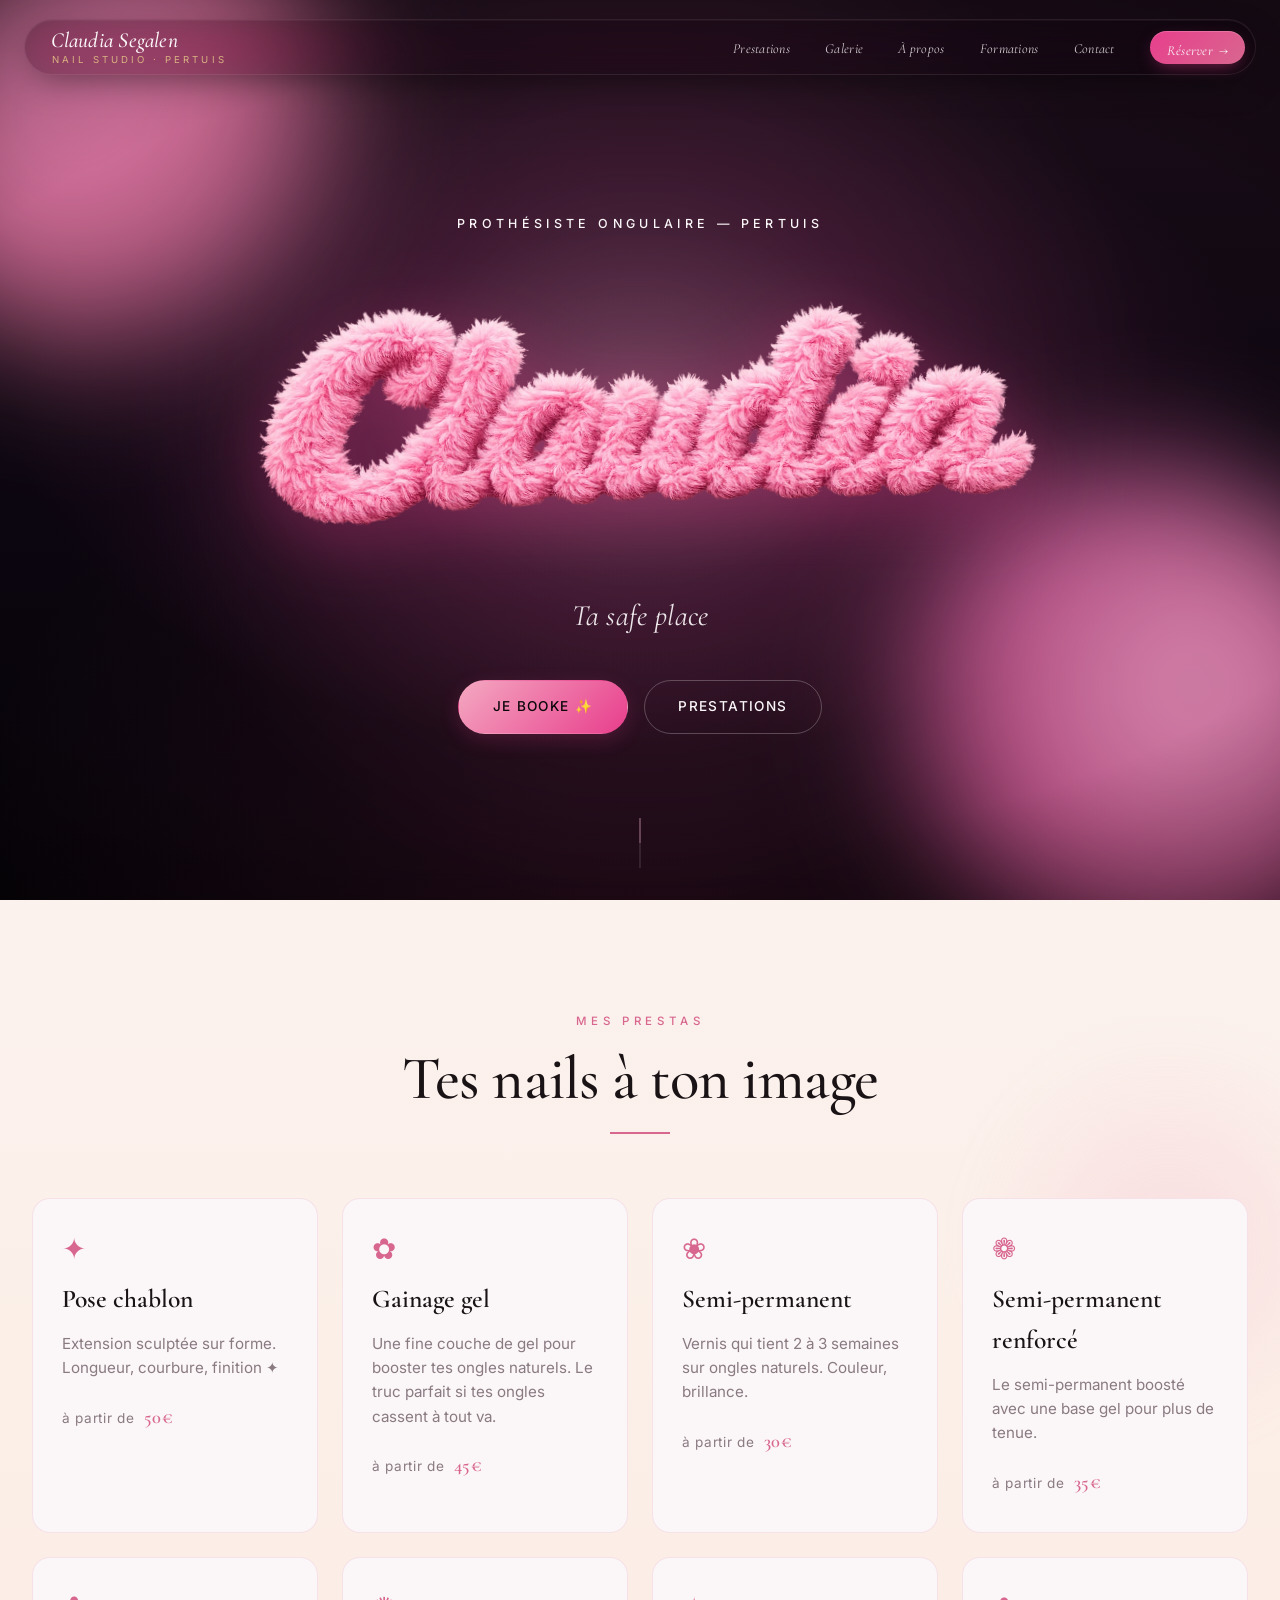
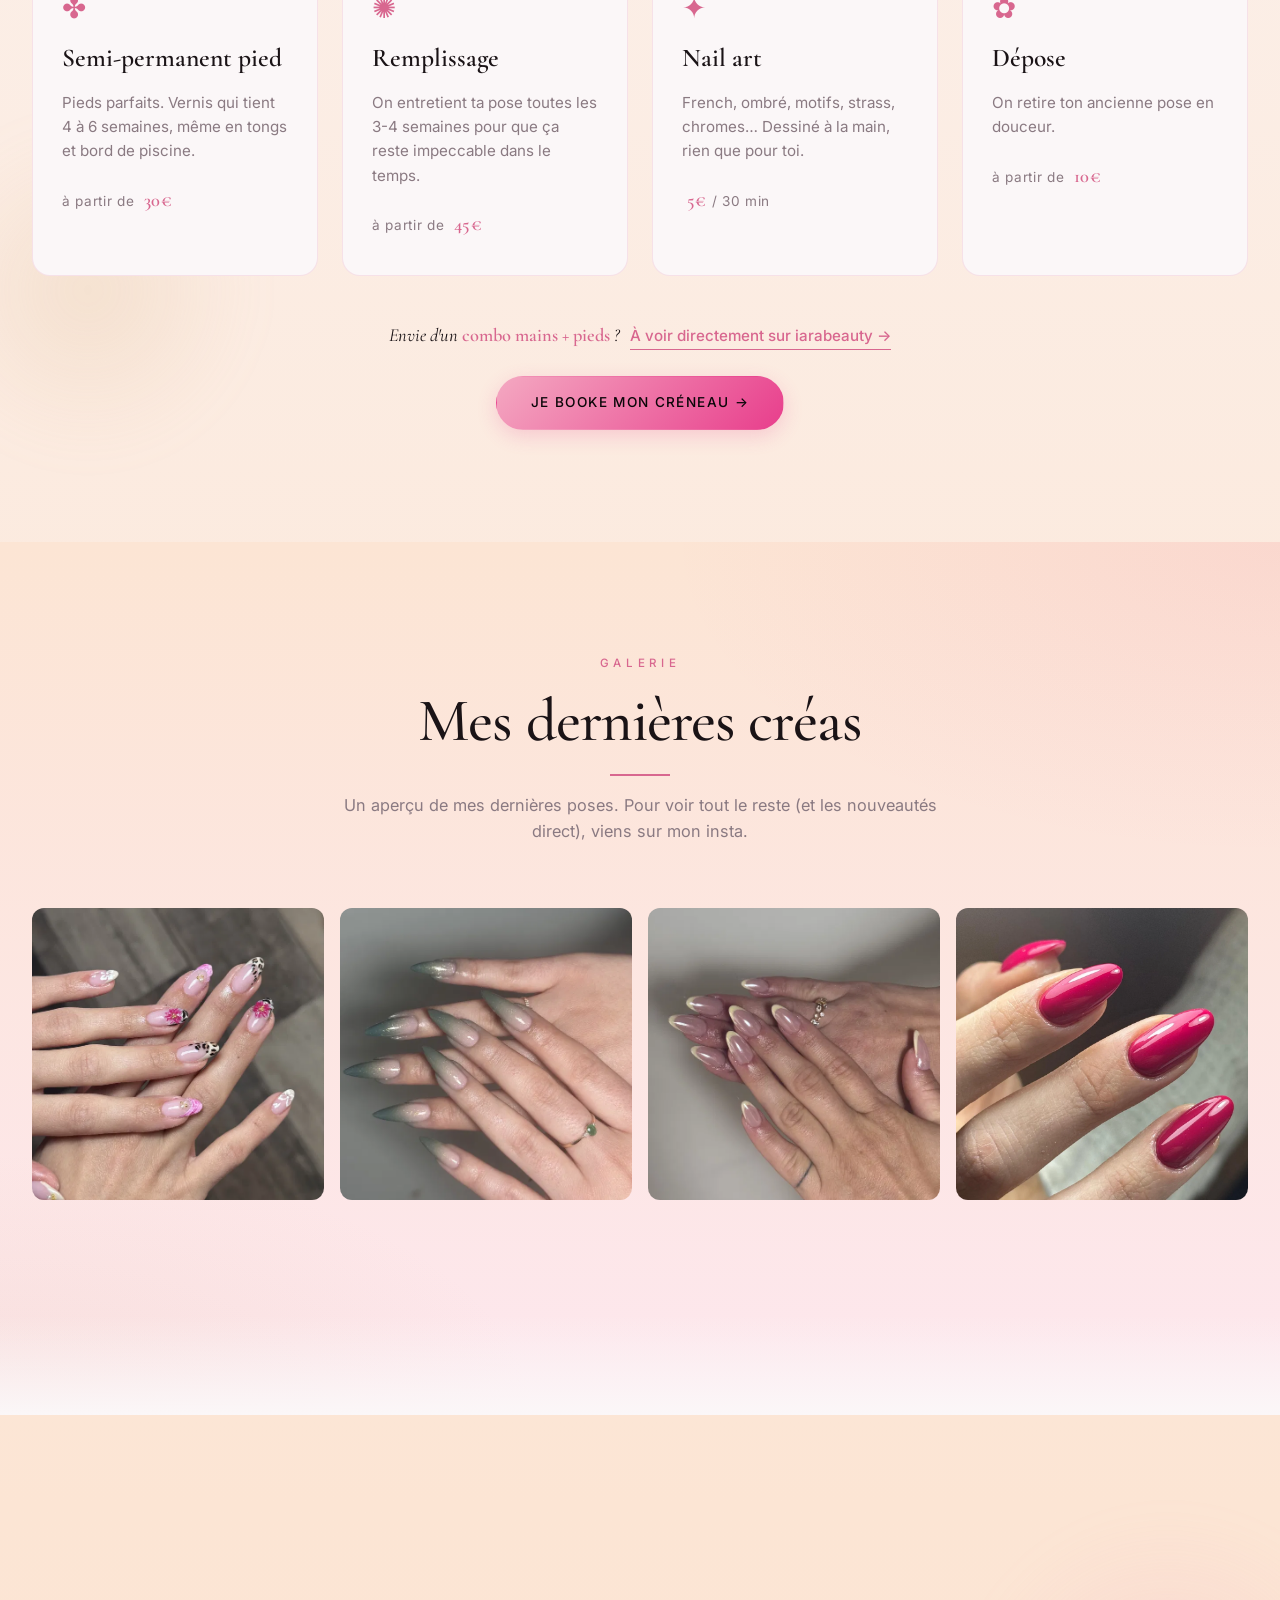
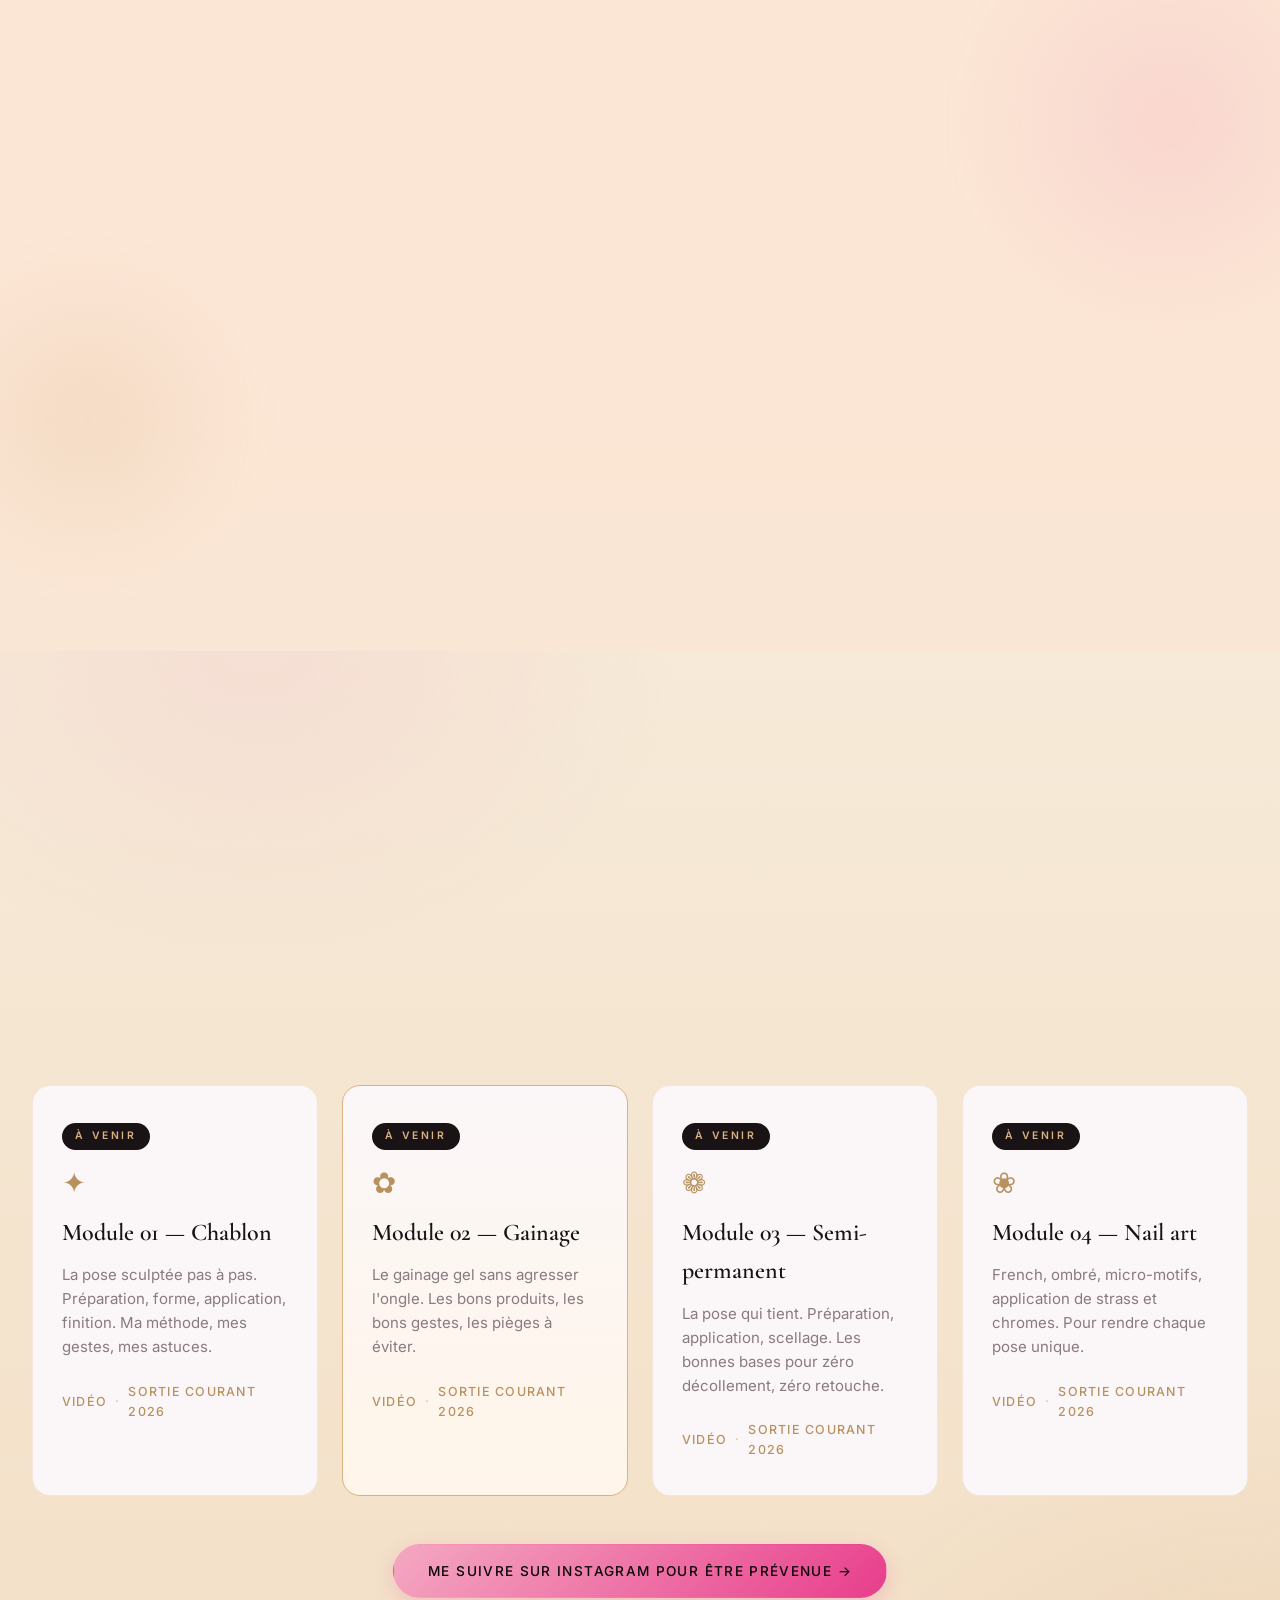
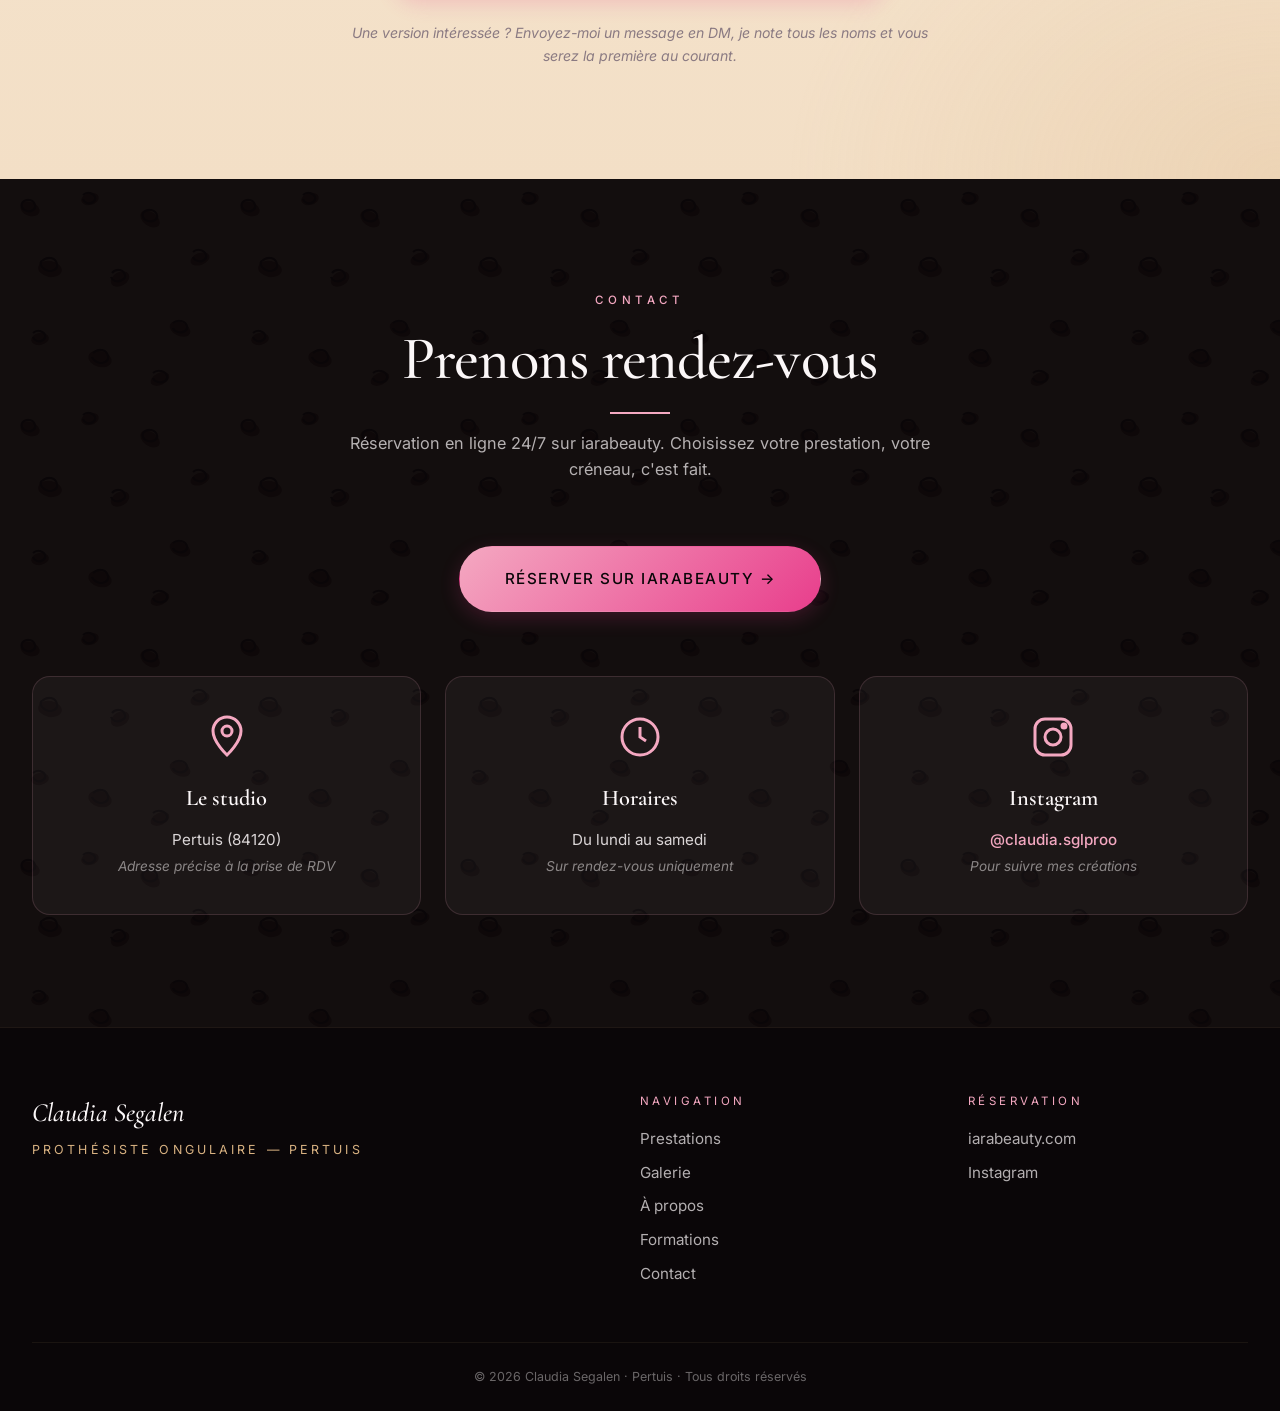
<file: index.html>
<!DOCTYPE html>
<html lang="fr">
<head>
  <meta charset="UTF-8">
  <meta name="viewport" content="width=device-width, initial-scale=1.0">
  <meta name="description" content="Claudia Segalen — Prothésiste ongulaire à Pertuis. Chablon, gainage, nail art. Sur rendez-vous, dans un cadre intimiste où l'on prend le temps.">
  <meta property="og:title" content="Claudia Segalen — Prothésiste ongulaire à Pertuis">
  <meta property="og:description" content="Chablon, gainage, nail art. Un moment pour soi à Pertuis.">
  <meta property="og:type" content="website">
  <title>Claudia Segalen — Prothésiste ongulaire à Pertuis</title>
  <link rel="preconnect" href="https://fonts.googleapis.com">
  <link rel="preconnect" href="https://fonts.gstatic.com" crossorigin>
  <link href="https://fonts.googleapis.com/css2?family=Bodoni+Moda:ital,opsz,wght@0,6..96,500;0,6..96,600;0,6..96,700;1,6..96,400;1,6..96,500;1,6..96,600&family=Caveat:wght@500;700&family=Cormorant+Garamond:ital,wght@0,400;0,500;0,600;1,400;1,500&family=Inter:wght@300;400;500;600&family=Pacifico&display=swap" rel="stylesheet">
  <link rel="stylesheet" href="css/style.css">
</head>
<body>
  <header class="site-header">
    <nav class="nav">
      <a href="#" class="brand">
        <span class="brand-name">Claudia Segalen</span>
        <span class="brand-tag">Nail studio · Pertuis</span>
      </a>
      <button class="nav-toggle" aria-label="Ouvrir le menu" aria-expanded="false">
        <span></span><span></span>
      </button>
      <ul class="nav-links">
        <li><a href="#prestations">Prestations</a></li>
        <li><a href="#galerie">Galerie</a></li>
        <li><a href="#apropos">À propos</a></li>
        <li><a href="#formation">Formations</a></li>
        <li><a href="#contact">Contact</a></li>
        <li><a href="https://iarabeauty.com/fr/pro/claudiasegalen" target="_blank" rel="noopener" class="nav-cta">Réserver</a></li>
      </ul>
    </nav>
  </header>

  <main>
    <!-- HERO -->
    <section class="hero">
      <div class="hero-spotlight" aria-hidden="true"></div>
      <div class="hero-orb hero-orb--1" aria-hidden="true"></div>
      <div class="hero-orb hero-orb--2" aria-hidden="true"></div>
      <div class="hero-vignette" aria-hidden="true"></div>
      <div class="hero-content reveal">
        <p class="hero-eyebrow">Prothésiste ongulaire — Pertuis</p>
        <h1 class="hero-title hero-title--fluffy">
          <img src="assets/claudia-fluffy.webp" alt="Claudia" class="hero-title-img">
        </h1>
        <p class="hero-tagline">Ta safe place</p>
        <div class="hero-cta">
          <a href="https://iarabeauty.com/fr/pro/claudiasegalen" target="_blank" rel="noopener" class="btn btn-primary">Je booke ✨</a>
          <a href="#prestations" class="btn btn-ghost">Prestations</a>
        </div>
      </div>
      <div class="hero-scroll" aria-hidden="true">
        <span></span>
      </div>
    </section>

    <!-- PRESTATIONS -->
    <section id="prestations" class="section">
      <div class="section-head reveal">
        <p class="section-eyebrow">Mes prestas</p>
        <h2 class="section-title">Tes nails à ton image</h2>
      </div>

      <div class="services-grid">
        <article class="service-card reveal">
          <div class="service-icon" aria-hidden="true">✦</div>
          <h3 class="service-name">Pose chablon</h3>
          <p class="service-desc">Extension sculptée sur forme. Longueur, courbure, finition ✦</p>
          <p class="service-price">à partir de <strong>50€</strong></p>
        </article>

        <article class="service-card reveal">
          <div class="service-icon" aria-hidden="true">✿</div>
          <h3 class="service-name">Gainage gel</h3>
          <p class="service-desc">Une fine couche de gel pour booster tes ongles naturels. Le truc parfait si tes ongles cassent à tout va.</p>
          <p class="service-price">à partir de <strong>45€</strong></p>
        </article>

        <article class="service-card reveal">
          <div class="service-icon" aria-hidden="true">❀</div>
          <h3 class="service-name">Semi-permanent</h3>
          <p class="service-desc">Vernis qui tient 2 à 3 semaines sur ongles naturels. Couleur, brillance.</p>
          <p class="service-price">à partir de <strong>30€</strong></p>
        </article>

        <article class="service-card reveal">
          <div class="service-icon" aria-hidden="true">❁</div>
          <h3 class="service-name">Semi-permanent renforcé</h3>
          <p class="service-desc">Le semi-permanent boosté avec une base gel pour plus de tenue.</p>
          <p class="service-price">à partir de <strong>35€</strong></p>
        </article>

        <article class="service-card reveal">
          <div class="service-icon" aria-hidden="true">✤</div>
          <h3 class="service-name">Semi-permanent pied</h3>
          <p class="service-desc">Pieds parfaits. Vernis qui tient 4 à 6 semaines, même en tongs et bord de piscine.</p>
          <p class="service-price">à partir de <strong>30€</strong></p>
        </article>

        <article class="service-card reveal">
          <div class="service-icon" aria-hidden="true">✺</div>
          <h3 class="service-name">Remplissage</h3>
          <p class="service-desc">On entretient ta pose toutes les 3-4 semaines pour que ça reste impeccable dans le temps.</p>
          <p class="service-price">à partir de <strong>45€</strong></p>
        </article>

        <article class="service-card reveal">
          <div class="service-icon" aria-hidden="true">✦</div>
          <h3 class="service-name">Nail art</h3>
          <p class="service-desc">French, ombré, motifs, strass, chromes… Dessiné à la main, rien que pour toi.</p>
          <p class="service-price"><strong>5€</strong> / 30 min</p>
        </article>

        <article class="service-card reveal">
          <div class="service-icon" aria-hidden="true">✿</div>
          <h3 class="service-name">Dépose</h3>
          <p class="service-desc">On retire ton ancienne pose en douceur.</p>
          <p class="service-price">à partir de <strong>10€</strong></p>
        </article>

      </div>

      <p class="services-combo reveal">
        Envie d'un <strong>combo mains + pieds</strong>&nbsp;?
        <a href="https://iarabeauty.com/fr/pro/claudiasegalen" target="_blank" rel="noopener">À voir directement sur iarabeauty →</a>
      </p>

      <div class="services-cta reveal">
        <a href="https://iarabeauty.com/fr/pro/claudiasegalen" target="_blank" rel="noopener" class="btn btn-primary">Je booke mon créneau →</a>
      </div>
    </section>

    <!-- GALERIE -->
    <section id="galerie" class="section section-alt">
      <div class="section-head reveal">
        <p class="section-eyebrow">Galerie</p>
        <h2 class="section-title">Mes dernières créas</h2>
        <p class="section-sub">Un aperçu de mes dernières poses. Pour voir tout le reste (et les nouveautés direct), viens sur mon insta.</p>
      </div>

      <div class="gallery">
        <a href="https://www.instagram.com/claudia.sglproo/" target="_blank" rel="noopener" class="gallery-item reveal">
          <img src="assets/hero.webp" alt="Création chablon" loading="lazy">
        </a>
        <a href="https://www.instagram.com/claudia.sglproo/" target="_blank" rel="noopener" class="gallery-item reveal">
          <img src="assets/nail-1.webp" alt="Création gainage" loading="lazy">
        </a>
        <a href="https://www.instagram.com/claudia.sglproo/" target="_blank" rel="noopener" class="gallery-item reveal">
          <img src="assets/nail-2.webp" alt="Création nail art" loading="lazy">
        </a>
        <a href="https://www.instagram.com/claudia.sglproo/" target="_blank" rel="noopener" class="gallery-item reveal">
          <img src="assets/nail-3.webp" alt="Création french" loading="lazy">
        </a>
      </div>

      <div class="gallery-cta reveal">
        <a href="https://www.instagram.com/claudia.sglproo/" target="_blank" rel="noopener" class="btn btn-ghost-light">
          @claudia.sglproo sur Instagram →
        </a>
      </div>
    </section>

    <!-- À PROPOS -->
    <section id="apropos" class="section">
      <div class="about">
        <div class="about-photo reveal">
          <img src="assets/nail-2.webp" alt="Claudia Segalen au travail">
        </div>
        <div class="about-text reveal">
          <p class="section-eyebrow">À propos</p>
          <h2 class="section-title section-title--left">Claudia,<br><em>ton moment à toi.</em></h2>
          <p>Prothésiste ongulaire installée à Pertuis, je vous reçois sur rendez-vous dans un cadre intimiste, calme et chaleureux. Pas d'usine, pas de chaîne. Juste vous, moi, et le temps qu'il faut.</p>
          <p>Spécialisée dans la pose <strong>chablon</strong> et le <strong>gainage</strong>, je respecte la santé de vos ongles tout en sublimant vos mains. Chaque cliente repart avec une pose pensée pour elle — couleur, forme, longueur, finition.</p>
          <p>Mais venir chez moi, c'est aussi <strong>un moment d'écoute</strong>. On discute, on rit, on souffle. Parfois on se confie. Mes clientes ne sont pas des numéros, ce sont des femmes que je connais et que j'aime retrouver. Le soin des mains, c'est aussi un soin pour le cœur.</p>
          <a href="https://iarabeauty.com/fr/pro/claudiasegalen" target="_blank" rel="noopener" class="btn btn-link">Réserver une séance →</a>
        </div>
      </div>
    </section>

    <!-- FORMATIONS -->
    <section id="formation" class="section section-formation">
      <div class="section-head reveal">
        <p class="section-eyebrow">Formations · prochainement</p>
        <h2 class="section-title">Transmettre<br><em>ce que j'aime.</em></h2>
        <p class="section-sub">Chablon, gainage, semi-permanent, nail art. Mes méthodes en modules vidéo, cette année. Suis l'insta pour la sortie.</p>
      </div>

      <div class="modules-grid">
        <article class="module-card reveal">
          <div class="module-badge">À venir</div>
          <div class="module-icon" aria-hidden="true">✦</div>
          <h3 class="module-name">Module 01 — Chablon</h3>
          <p class="module-desc">La pose sculptée pas à pas. Préparation, forme, application, finition. Ma méthode, mes gestes, mes astuces.</p>
          <p class="module-meta"><span>Vidéo</span><span class="dot">·</span><span>Sortie courant 2026</span></p>
        </article>

        <article class="module-card module-card--highlight reveal">
          <div class="module-badge">À venir</div>
          <div class="module-icon" aria-hidden="true">✿</div>
          <h3 class="module-name">Module 02 — Gainage</h3>
          <p class="module-desc">Le gainage gel sans agresser l'ongle. Les bons produits, les bons gestes, les pièges à éviter.</p>
          <p class="module-meta"><span>Vidéo</span><span class="dot">·</span><span>Sortie courant 2026</span></p>
        </article>

        <article class="module-card reveal">
          <div class="module-badge">À venir</div>
          <div class="module-icon" aria-hidden="true">❁</div>
          <h3 class="module-name">Module 03 — Semi-permanent</h3>
          <p class="module-desc">La pose qui tient. Préparation, application, scellage. Les bonnes bases pour zéro décollement, zéro retouche.</p>
          <p class="module-meta"><span>Vidéo</span><span class="dot">·</span><span>Sortie courant 2026</span></p>
        </article>

        <article class="module-card reveal">
          <div class="module-badge">À venir</div>
          <div class="module-icon" aria-hidden="true">❀</div>
          <h3 class="module-name">Module 04 — Nail art</h3>
          <p class="module-desc">French, ombré, micro-motifs, application de strass et chromes. Pour rendre chaque pose unique.</p>
          <p class="module-meta"><span>Vidéo</span><span class="dot">·</span><span>Sortie courant 2026</span></p>
        </article>
      </div>

      <div class="formation-cta reveal">
        <a href="https://www.instagram.com/claudia.sglproo/" target="_blank" rel="noopener" class="btn btn-primary">
          Me suivre sur Instagram pour être prévenue →
        </a>
        <p class="formation-note">Une version intéressée ? Envoyez-moi un message en DM, je note tous les noms et vous serez la première au courant.</p>
      </div>
    </section>

    <!-- CONTACT -->
    <section id="contact" class="section section-dark">
      <div class="section-head reveal">
        <p class="section-eyebrow section-eyebrow--light">Contact</p>
        <h2 class="section-title section-title--light">Prenons rendez-vous</h2>
        <p class="section-sub section-sub--light">Réservation en ligne 24/7 sur iarabeauty. Choisissez votre prestation, votre créneau, c'est fait.</p>
      </div>

      <div class="contact-cta-main reveal">
        <a href="https://iarabeauty.com/fr/pro/claudiasegalen" target="_blank" rel="noopener" class="btn btn-primary btn-xl">
          Réserver sur iarabeauty →
        </a>
      </div>

      <div class="contact-grid">
        <div class="contact-card reveal">
          <div class="contact-icon" aria-hidden="true">
            <svg viewBox="0 0 24 24" fill="none" stroke="currentColor" stroke-width="1.5"><path d="M12 21s-7-6.5-7-12a7 7 0 1 1 14 0c0 5.5-7 12-7 12z"/><circle cx="12" cy="9" r="2.5"/></svg>
          </div>
          <h3 class="contact-title">Le studio</h3>
          <p>Pertuis (84120)<br><span class="muted">Adresse précise à la prise de RDV</span></p>
        </div>

        <div class="contact-card reveal">
          <div class="contact-icon" aria-hidden="true">
            <svg viewBox="0 0 24 24" fill="none" stroke="currentColor" stroke-width="1.5"><circle cx="12" cy="12" r="9"/><path d="M12 7v5l3 2"/></svg>
          </div>
          <h3 class="contact-title">Horaires</h3>
          <p>Du lundi au samedi<br><span class="muted">Sur rendez-vous uniquement</span></p>
        </div>

        <div class="contact-card reveal">
          <div class="contact-icon" aria-hidden="true">
            <svg viewBox="0 0 24 24" fill="none" stroke="currentColor" stroke-width="1.5"><rect x="3" y="3" width="18" height="18" rx="5"/><circle cx="12" cy="12" r="4"/><circle cx="17.5" cy="6.5" r="1" fill="currentColor"/></svg>
          </div>
          <h3 class="contact-title">Instagram</h3>
          <p><a href="https://www.instagram.com/claudia.sglproo/" target="_blank" rel="noopener" class="contact-link">@claudia.sglproo</a><br><span class="muted">Pour suivre mes créations</span></p>
        </div>
      </div>
    </section>
  </main>

  <footer class="site-footer">
    <div class="footer-grid">
      <div>
        <p class="footer-brand">Claudia Segalen</p>
        <p class="footer-tag">Prothésiste ongulaire — Pertuis</p>
      </div>
      <div>
        <p class="footer-heading">Navigation</p>
        <ul>
          <li><a href="#prestations">Prestations</a></li>
          <li><a href="#galerie">Galerie</a></li>
          <li><a href="#apropos">À propos</a></li>
          <li><a href="#formation">Formations</a></li>
          <li><a href="#contact">Contact</a></li>
        </ul>
      </div>
      <div>
        <p class="footer-heading">Réservation</p>
        <ul>
          <li><a href="https://iarabeauty.com/fr/pro/claudiasegalen" target="_blank" rel="noopener">iarabeauty.com</a></li>
          <li><a href="https://www.instagram.com/claudia.sglproo/" target="_blank" rel="noopener">Instagram</a></li>
        </ul>
      </div>
    </div>
    <div class="footer-bottom">
      <p>&copy; <span id="year"></span> Claudia Segalen · Pertuis · Tous droits réservés</p>
    </div>
  </footer>

  <script src="js/main.js"></script>
</body>
</html>
</file>
<file: css/style.css>
:root {
  --black: #0a0608;
  --black-soft: #14101a;
  --ink: #1a1316;
  --rose: #f4a8c1;
  --rose-deep: #d8678f;
  --rose-hot: #e83e8c;
  --rose-pale: #fde7ee;
  --gold: #d9b282;
  --gold-deep: #b8915f;
  --sand: #f6ead8;
  --sand-warm: #f3dfc6;
  --peach: #fce5d4;
  --leopard-base: #f6d8a4;
  --leopard-spot: #6b3a1a;
  --paper: #fbf7f8;
  --muted: #8a7a82;
  --serif: 'Cormorant Garamond', Georgia, serif;
  --sans: 'Inter', -apple-system, BlinkMacSystemFont, sans-serif;
  --script: 'Caveat', cursive;
  --bubble: 'Pacifico', 'Caveat', cursive;

  --leopard-pattern: url("data:image/svg+xml;utf8,<svg xmlns='http://www.w3.org/2000/svg' width='220' height='220' viewBox='0 0 220 220'><rect width='220' height='220' fill='%23f6d8a4'/><g fill='%236b3a1a'><ellipse cx='30' cy='30' rx='10' ry='7' transform='rotate(20 30 30)'/><ellipse cx='90' cy='20' rx='9' ry='6' transform='rotate(-15 90 20)'/><ellipse cx='150' cy='40' rx='11' ry='7' transform='rotate(35 150 40)'/><ellipse cx='200' cy='80' rx='10' ry='6' transform='rotate(-20 200 80)'/><ellipse cx='50' cy='90' rx='12' ry='8' transform='rotate(10 50 90)'/><ellipse cx='120' cy='100' rx='10' ry='7' transform='rotate(-30 120 100)'/><ellipse cx='180' cy='150' rx='11' ry='7' transform='rotate(25 180 150)'/><ellipse cx='40' cy='160' rx='9' ry='6' transform='rotate(-10 40 160)'/><ellipse cx='100' cy='180' rx='12' ry='8' transform='rotate(15 100 180)'/><ellipse cx='160' cy='200' rx='10' ry='6' transform='rotate(-25 160 200)'/></g><g fill='none' stroke='%23000' stroke-width='2.2'><path d='M22,24 q3,-4 8,-3 q4,1 5,5 q1,3 -2,5 q-3,2 -6,1 q-4,-1 -5,-4 q-1,-2 0,-4'/><path d='M83,16 q3,-3 7,-2 q4,1 5,4 q1,3 -2,5 q-3,2 -6,1 q-3,-1 -4,-4'/><path d='M143,34 q3,-4 8,-3 q5,1 6,5 q1,3 -2,5 q-3,2 -7,1 q-4,-1 -5,-4 q-1,-2 0,-4'/><path d='M193,73 q3,-3 7,-2 q5,1 6,5 q1,3 -2,5 q-3,2 -6,1 q-4,-1 -5,-4'/><path d='M42,82 q4,-4 9,-3 q5,1 6,6 q1,4 -3,6 q-4,2 -8,0 q-4,-2 -5,-5 q-1,-3 1,-4'/><path d='M112,94 q3,-4 8,-3 q4,1 5,5 q1,3 -3,5 q-3,2 -7,1 q-3,-1 -4,-4'/><path d='M173,144 q3,-3 8,-2 q5,1 6,5 q1,3 -2,5 q-3,2 -7,1 q-4,-1 -5,-4'/><path d='M33,154 q3,-3 7,-2 q4,1 5,4 q1,3 -2,5 q-3,2 -6,1 q-3,-1 -4,-4'/><path d='M93,174 q4,-4 9,-3 q5,1 6,6 q1,4 -3,6 q-4,2 -8,0 q-4,-2 -5,-5'/><path d='M153,194 q3,-3 8,-2 q5,1 6,5 q1,3 -2,5 q-3,2 -7,1 q-4,-1 -5,-4'/></g></svg>");
}

* { margin: 0; padding: 0; box-sizing: border-box; }
html {
  scroll-behavior: smooth;
  overflow-x: hidden;
  width: 100%;
  background: var(--paper);
}

body {
  font-family: var(--sans);
  color: var(--ink);
  background:
    linear-gradient(180deg, var(--paper) 0%, var(--peach) 50%, var(--sand) 100%);
  line-height: 1.6;
  -webkit-font-smoothing: antialiased;
  overflow-x: hidden;
  width: 100%;
  position: relative;
}

a { color: inherit; text-decoration: none; }
img { max-width: 100%; display: block; }
button { font-family: inherit; cursor: pointer; }

/* ========= HEADER (discret & classe) ========= */
.site-header {
  position: fixed;
  top: 0;
  left: 0;
  right: 0;
  z-index: 100;
  padding: 1.2rem 1.5rem 0;
}

.nav {
  display: flex;
  justify-content: space-between;
  align-items: center;
  gap: 2rem;
  max-width: 1280px;
  margin: 0 auto;
  padding: 0.55rem 0.65rem 0.55rem 1.6rem;
  background: rgba(10, 6, 8, 0.28);
  border: 1px solid rgba(255, 200, 220, 0.10);
  border-radius: 100px;
  backdrop-filter: blur(18px) saturate(150%);
  -webkit-backdrop-filter: blur(18px) saturate(150%);
  box-shadow:
    0 12px 36px -12px rgba(0, 0, 0, 0.55),
    inset 0 1px 0 rgba(255, 255, 255, 0.04);
  transition: background 0.3s ease, border-color 0.3s ease, box-shadow 0.3s ease;
}
.site-header.is-scrolled .nav {
  background: rgba(10, 6, 8, 0.78);
  border-color: rgba(255, 200, 220, 0.14);
  box-shadow:
    0 14px 40px -10px rgba(0, 0, 0, 0.65),
    inset 0 1px 0 rgba(255, 255, 255, 0.04);
}

.brand {
  display: flex;
  flex-direction: column;
  line-height: 1.1;
  gap: 0.15rem;
}
.brand-name {
  font-family: var(--serif);
  font-style: italic;
  font-size: 1.35rem;
  font-weight: 500;
  color: var(--paper);
  letter-spacing: 0.01em;
}
.brand-tag {
  font-size: 0.6rem;
  letter-spacing: 0.32em;
  text-transform: uppercase;
  color: var(--gold);
  font-weight: 400;
  padding-left: 0.1rem;
}

.nav-links {
  display: flex;
  gap: 2.2rem;
  list-style: none;
  align-items: center;
}

.nav-links a {
  position: relative;
  color: rgba(251, 247, 248, 0.82);
  font-size: 0.87rem;
  font-weight: 400;
  letter-spacing: 0.02em;
  transition: color 0.25s ease;
  font-family: var(--serif);
  font-style: italic;
  padding-bottom: 2px;
}
.nav-links a:not(.nav-cta)::after {
  content: '';
  position: absolute;
  left: 0;
  bottom: -2px;
  width: 0;
  height: 1px;
  background: var(--gold);
  transition: width 0.3s ease;
}
.nav-links a:not(.nav-cta):hover {
  color: var(--paper);
}
.nav-links a:not(.nav-cta):hover::after { width: 100%; }

.nav-cta {
  display: inline-flex;
  align-items: center;
  gap: 0.35rem;
  color: var(--paper) !important;
  font-style: normal;
  font-family: var(--sans, 'Inter', sans-serif);
  background: linear-gradient(135deg, var(--rose-hot) 0%, var(--rose-deep) 100%);
  padding: 0.55rem 1.05rem;
  border-radius: 100px;
  font-size: 0.82rem;
  font-weight: 500;
  letter-spacing: 0.01em;
  box-shadow:
    0 6px 18px -6px rgba(232, 62, 140, 0.55),
    inset 0 1px 0 rgba(255, 255, 255, 0.18);
  transition: transform 0.25s ease, box-shadow 0.25s ease;
}
.nav-cta::after {
  content: '→';
  transition: transform 0.25s ease;
}
.nav-links a.nav-cta::after { background: none; height: auto; width: auto; position: static; }
.nav-cta:hover {
  color: var(--paper) !important;
  transform: translateY(-1px);
  box-shadow:
    0 10px 24px -6px rgba(232, 62, 140, 0.7),
    inset 0 1px 0 rgba(255, 255, 255, 0.22);
}
.nav-cta:hover::after { transform: translateX(3px); }

.nav-toggle {
  display: none;
  background: none;
  border: none;
  width: 28px;
  height: 24px;
  flex-direction: column;
  justify-content: center;
  gap: 6px;
  position: relative;
  z-index: 110;
}
.nav-toggle span {
  display: block;
  width: 100%;
  height: 1px;
  background: var(--paper);
  transition: all 0.3s ease;
}
.nav-toggle[aria-expanded="true"] span:nth-child(1) { transform: translateY(3.5px) rotate(45deg); }
.nav-toggle[aria-expanded="true"] span:nth-child(2) { transform: translateY(-3.5px) rotate(-45deg); }

/* ========= HERO ========= */
.hero {
  min-height: 100vh;
  min-height: 100svh;
  min-height: 100dvh;
  display: flex;
  align-items: center;
  justify-content: center;
  padding: 6rem 2rem 3rem;
  background:
    radial-gradient(ellipse 70% 55% at 50% 45%, rgba(232, 95, 158, 0.35) 0%, rgba(160, 50, 110, 0.18) 35%, transparent 70%),
    radial-gradient(circle at 50% 110%, rgba(232, 62, 140, 0.12) 0%, transparent 60%),
    linear-gradient(180deg, #1a0d18 0%, #0c0610 55%, #050307 100%);
  color: var(--paper);
  position: relative;
  overflow: hidden;
}

.hero-spotlight {
  position: absolute;
  top: 50%;
  left: 50%;
  width: 90vw;
  height: 90vw;
  max-width: 1100px;
  max-height: 1100px;
  transform: translate(-50%, -55%);
  background:
    radial-gradient(circle at center,
      rgba(248, 200, 220, 0.16) 0%,
      rgba(232, 95, 158, 0.10) 30%,
      transparent 65%);
  filter: blur(20px);
  pointer-events: none;
  mix-blend-mode: screen;
  z-index: 0;
}

.hero-orb {
  position: absolute;
  border-radius: 50%;
  pointer-events: none;
  filter: blur(60px);
  mix-blend-mode: screen;
  opacity: 0.85;
  z-index: 0;
}
.hero-orb--1 {
  top: -10%;
  left: -8%;
  width: 38vw;
  height: 38vw;
  max-width: 560px;
  max-height: 560px;
  background: radial-gradient(circle at 35% 35%, #ff8bbf 0%, #d8678f 45%, transparent 70%);
  animation: float-orb 18s ease-in-out infinite alternate;
}
.hero-orb--2 {
  bottom: -12%;
  right: -10%;
  width: 42vw;
  height: 42vw;
  max-width: 640px;
  max-height: 640px;
  background: radial-gradient(circle at 60% 40%, #ffa8d0 0%, #c84c87 50%, transparent 72%);
  animation: float-orb 24s ease-in-out infinite alternate-reverse;
}
.hero-vignette {
  position: absolute;
  inset: 0;
  pointer-events: none;
  background:
    radial-gradient(ellipse 110% 80% at 50% 50%, transparent 55%, rgba(0, 0, 0, 0.55) 100%);
  z-index: 0;
}

@keyframes float-orb {
  from { transform: translate(0, 0) scale(1); }
  to   { transform: translate(40px, -30px) scale(1.08); }
}

@media (prefers-reduced-motion: reduce) {
  .hero-orb,
  .hero-orb--1,
  .hero-orb--2 { animation: none; }
}

/* ========= TRANSITIONS DOUCES ENTRE SECTIONS ========= */
.section-alt::after {
  content: '';
  position: absolute;
  left: 0;
  right: 0;
  bottom: 0;
  height: 100px;
  background: linear-gradient(180deg, transparent 0%, var(--paper) 100%);
  pointer-events: none;
  z-index: 0;
}

.hero-content {
  max-width: 920px;
  text-align: center;
  position: relative;
  z-index: 1;
}

.hero-eyebrow {
  font-size: 0.78rem;
  letter-spacing: 0.35em;
  text-transform: uppercase;
  color: var(--paper);
  margin-bottom: 1.5rem;
  font-weight: 500;
}

.hero-title {
  font-family: 'Bodoni Moda', 'Cormorant Garamond', Georgia, serif;
  font-size: clamp(2.6rem, 12vw, 10rem);
  line-height: 0.95;
  font-weight: 500;
  margin-bottom: 1.8rem;
  letter-spacing: -0.035em;
  display: flex;
  align-items: baseline;
  justify-content: center;
  flex-wrap: wrap;
  gap: 0.2em;
}
.hero-title span {
  font-weight: 600;
  font-style: normal;
}
.hero-title em {
  font-style: italic;
  font-weight: 500;
  background: linear-gradient(135deg, var(--rose) 0%, var(--rose-hot) 60%, var(--gold) 100%);
  -webkit-background-clip: text;
  background-clip: text;
  -webkit-text-fill-color: transparent;
  padding-right: 0.05em;
}

.hero-sub {
  font-size: 1.1rem;
  color: rgba(251, 247, 248, 0.82);
  max-width: 620px;
  margin: 0 auto 2.5rem;
  font-weight: 300;
}

.hero-title--fluffy {
  display: block;
  margin: 0 auto 2rem;
  padding: 0;
  text-align: center;
  line-height: 0;
  transform: rotate(-2deg);
}
.hero-title-img {
  display: inline-block;
  width: clamp(280px, 75vw, 820px);
  height: auto;
  filter: drop-shadow(0 18px 36px rgba(232, 62, 140, 0.35));
}

.hero-tagline {
  font-family: var(--serif);
  font-style: italic;
  font-size: clamp(1.4rem, 2.6vw, 1.85rem);
  font-weight: 400;
  letter-spacing: 0.01em;
  color: rgba(251, 247, 248, 0.92);
  margin: 0 auto 2.5rem;
  max-width: 520px;
}

.hero-cta {
  display: flex;
  gap: 1rem;
  justify-content: center;
  flex-wrap: wrap;
}

.hero-scroll {
  position: absolute;
  bottom: 2rem;
  left: 50%;
  transform: translateX(-50%);
  width: 1px;
  height: 50px;
  background: rgba(251, 247, 248, 0.2);
  overflow: hidden;
}
.hero-scroll span {
  display: block;
  width: 100%;
  height: 50%;
  background: var(--rose);
  animation: scrollDown 2.2s ease-in-out infinite;
}
@keyframes scrollDown {
  0% { transform: translateY(-100%); }
  100% { transform: translateY(200%); }
}

/* ========= BUTTONS ========= */
.btn {
  display: inline-flex;
  align-items: center;
  gap: 0.4rem;
  padding: 0.95rem 2.1rem;
  font-size: 0.85rem;
  font-weight: 500;
  letter-spacing: 0.1em;
  text-transform: uppercase;
  border-radius: 999px;
  border: 1px solid transparent;
  transition: all 0.25s ease;
  font-family: inherit;
}
.btn-primary {
  background: linear-gradient(135deg, var(--rose) 0%, var(--rose-hot) 100%);
  color: var(--black);
  box-shadow: 0 6px 20px rgba(232, 62, 140, 0.2);
}
.btn-primary:hover {
  color: var(--paper);
  transform: translateY(-2px);
  box-shadow: 0 12px 30px rgba(232, 62, 140, 0.4);
}
.btn-ghost {
  background: transparent;
  color: var(--paper);
  border-color: rgba(251, 247, 248, 0.25);
}
.btn-ghost:hover {
  border-color: var(--rose);
  color: var(--rose);
}
.btn-ghost-light {
  background: transparent;
  color: var(--ink);
  border-color: rgba(216, 103, 143, 0.35);
}
.btn-ghost-light:hover {
  border-color: var(--rose-deep);
  color: var(--rose-deep);
  background: rgba(216, 103, 143, 0.05);
}
.btn-xl {
  padding: 1.25rem 2.8rem;
  font-size: 0.95rem;
}
.btn-link {
  display: inline-flex;
  align-items: center;
  gap: 0.4rem;
  padding: 0.6rem 0;
  color: var(--rose-deep);
  font-weight: 500;
  letter-spacing: 0.05em;
  font-size: 0.95rem;
  border-bottom: 1px solid var(--rose-deep);
  border-radius: 0;
  margin-top: 1.5rem;
  text-transform: none;
  transition: gap 0.25s ease, color 0.25s ease;
}
.btn-link:hover {
  color: var(--rose-hot);
  border-color: var(--rose-hot);
  gap: 0.8rem;
}

/* ========= SECTIONS ========= */
.section {
  padding: 7rem 2rem;
  max-width: 1280px;
  margin: 0 auto;
  position: relative;
  overflow: hidden;
}

/* Accents beach diffus sur sections claires */
#prestations::before,
#apropos::before {
  content: '';
  position: absolute;
  top: 8%;
  right: -10%;
  width: 480px;
  height: 480px;
  background: radial-gradient(circle, rgba(244, 168, 193, 0.25) 0%, transparent 60%);
  border-radius: 50%;
  pointer-events: none;
  z-index: 0;
  filter: blur(20px);
}
#prestations::after,
#apropos::after {
  content: '';
  position: absolute;
  bottom: 5%;
  left: -8%;
  width: 380px;
  height: 380px;
  background: radial-gradient(circle, rgba(217, 178, 130, 0.2) 0%, transparent 60%);
  border-radius: 50%;
  pointer-events: none;
  z-index: 0;
  filter: blur(25px);
}
#prestations > *,
#apropos > * { position: relative; z-index: 1; }

.section-alt {
  background:
    radial-gradient(ellipse 80% 60% at top right, rgba(232, 62, 140, 0.08) 0%, transparent 60%),
    radial-gradient(ellipse 70% 50% at bottom left, rgba(217, 178, 130, 0.15) 0%, transparent 60%),
    linear-gradient(180deg, var(--peach) 0%, var(--rose-pale) 100%);
  max-width: none;
  margin: 0;
  position: relative;
  overflow: hidden;
}
.section-alt > * {
  max-width: 1280px;
  margin-left: auto;
  margin-right: auto;
  position: relative;
  z-index: 1;
}
.section-dark {
  background: var(--black);
  color: var(--paper);
  max-width: none;
  margin: 0;
  position: relative;
  overflow: hidden;
}
.section-dark::before {
  content: '';
  position: absolute;
  inset: 0;
  background-image: var(--leopard-pattern);
  background-size: 220px 220px;
  opacity: 0.04;
  pointer-events: none;
}
.section-dark > * {
  max-width: 1280px;
  margin-left: auto;
  margin-right: auto;
  position: relative;
}

.section-head {
  text-align: center;
  margin-bottom: 4rem;
}
.section-eyebrow {
  font-size: 0.72rem;
  letter-spacing: 0.4em;
  text-transform: uppercase;
  color: var(--rose-deep);
  margin-bottom: 1rem;
  font-weight: 500;
}
.section-eyebrow--light { color: var(--rose); }

.section-title {
  font-family: var(--serif);
  font-size: clamp(2.4rem, 5vw, 3.8rem);
  font-weight: 500;
  margin-bottom: 1rem;
  letter-spacing: -0.015em;
  line-height: 1.1;
}
.section-title::after {
  content: '';
  display: block;
  width: 60px;
  height: 2px;
  background: var(--rose-deep);
  margin: 1.2rem auto 0;
}
.section-title--left { text-align: left; }
.section-title--left::after { margin-left: 0; }
.section-title--light { color: var(--paper); }
.section-title--light::after { background: var(--rose); }
.section-title em {
  font-style: italic;
  color: var(--rose-deep);
}
.section-title--light em {
  background: linear-gradient(135deg, var(--rose) 0%, var(--rose-hot) 100%);
  -webkit-background-clip: text;
  background-clip: text;
  -webkit-text-fill-color: transparent;
}

.section-sub {
  color: var(--muted);
  max-width: 620px;
  margin: 0 auto;
  font-size: 1.02rem;
}
.section-sub--light { color: rgba(251, 247, 248, 0.7); }

/* ========= SERVICES ========= */
.services-grid {
  display: grid;
  grid-template-columns: repeat(auto-fit, minmax(280px, 1fr));
  gap: 1.5rem;
  margin-bottom: 2rem;
}
.service-card {
  background: var(--paper);
  padding: 2.2rem 1.8rem;
  border-radius: 18px;
  border: 1px solid rgba(216, 103, 143, 0.15);
  transition: all 0.3s ease;
  position: relative;
  overflow: hidden;
}
.service-card::before {
  content: '';
  position: absolute;
  top: 0; left: 0; right: 0;
  height: 3px;
  background: linear-gradient(90deg, var(--rose) 0%, var(--rose-hot) 100%);
  transform: scaleX(0);
  transform-origin: left;
  transition: transform 0.35s ease;
}
.service-card::after {
  content: '';
  position: absolute;
  top: 0;
  right: -40px;
  width: 120px;
  height: 120px;
  background-image: var(--leopard-pattern);
  background-size: 180px 180px;
  opacity: 0;
  border-radius: 50%;
  mask-image: radial-gradient(circle at center, black 30%, transparent 70%);
  -webkit-mask-image: radial-gradient(circle at center, black 30%, transparent 70%);
  transition: opacity 0.35s ease;
  pointer-events: none;
}
.service-card:hover {
  transform: translateY(-6px);
  border-color: var(--rose-deep);
  box-shadow: 0 18px 40px rgba(216, 103, 143, 0.18);
}
.service-card:hover::before { transform: scaleX(1); }
.service-card:hover::after { opacity: 0.18; }
.service-icon {
  font-size: 1.8rem;
  color: var(--rose-deep);
  margin-bottom: 1rem;
  line-height: 1;
}
.service-name {
  font-family: var(--serif);
  font-size: 1.6rem;
  font-weight: 600;
  margin-bottom: 0.7rem;
  color: var(--ink);
}
.service-desc {
  color: var(--muted);
  font-size: 0.95rem;
  margin-bottom: 1.4rem;
  min-height: 3em;
}
.service-price {
  font-size: 0.85rem;
  color: var(--muted);
  letter-spacing: 0.05em;
}
.service-price strong {
  color: var(--rose-deep);
  font-weight: 600;
  font-size: 1.15rem;
  font-family: var(--serif);
  margin-left: 0.3rem;
}
.service-price a {
  color: var(--rose-deep);
  font-weight: 500;
  text-decoration: none;
  border-bottom: 1px solid currentColor;
  padding-bottom: 1px;
  transition: color 0.25s ease;
}
.service-price a:hover { color: var(--rose-hot); }
.services-note {
  text-align: center;
  color: var(--muted);
  font-size: 0.85rem;
  font-style: italic;
  margin-top: 1.5rem;
}
.services-combo {
  text-align: center;
  margin-top: 2.8rem;
  font-family: var(--serif);
  font-style: italic;
  font-size: 1.15rem;
  color: var(--ink, #1a0d18);
}
.services-combo strong {
  font-weight: 600;
  font-style: normal;
  color: var(--rose-deep);
}
.services-combo a {
  display: inline-block;
  margin-left: 0.4rem;
  color: var(--rose-deep);
  font-style: normal;
  font-family: var(--sans);
  font-size: 0.95rem;
  font-weight: 500;
  text-decoration: none;
  border-bottom: 1px solid currentColor;
  padding-bottom: 1px;
  transition: color 0.25s ease;
}
.services-combo a:hover { color: var(--rose-hot); }
.services-cta {
  text-align: center;
  margin-top: 1.6rem;
}

/* ========= GALERIE (avec vraies images) ========= */
.gallery {
  display: grid;
  grid-template-columns: repeat(auto-fit, minmax(220px, 1fr));
  gap: 1rem;
  margin-bottom: 3rem;
}
.gallery-item {
  aspect-ratio: 1 / 1;
  border-radius: 12px;
  position: relative;
  overflow: hidden;
  background: var(--black);
  display: block;
  transition: transform 0.4s ease;
}
.gallery-item img {
  width: 100%;
  height: 100%;
  object-fit: cover;
  transition: transform 0.6s ease, filter 0.4s ease;
}
.gallery-item::after {
  content: '↗';
  position: absolute;
  top: 1rem;
  right: 1rem;
  width: 36px;
  height: 36px;
  background: rgba(251, 247, 248, 0.92);
  color: var(--ink);
  border-radius: 50%;
  display: flex;
  align-items: center;
  justify-content: center;
  font-size: 1rem;
  font-weight: 500;
  opacity: 0;
  transform: translateY(-8px);
  transition: opacity 0.3s ease, transform 0.3s ease;
}
.gallery-item:hover { transform: translateY(-4px); }
.gallery-item:hover img { transform: scale(1.06); filter: brightness(1.04); }
.gallery-item:hover::after { opacity: 1; transform: translateY(0); }
.gallery-cta { text-align: center; }

/* ========= ABOUT (avec vraie image) ========= */
.about {
  max-width: 1100px;
  margin: 0 auto;
  display: grid;
  grid-template-columns: 1fr 1.3fr;
  gap: 4rem;
  align-items: center;
}
.about-photo {
  position: relative;
  aspect-ratio: 4 / 5;
  max-width: 380px;
  margin: 0 auto;
}
.about-photo img {
  width: 100%;
  height: 100%;
  object-fit: cover;
  border-radius: 200px 200px 14px 14px;
  position: relative;
  z-index: 2;
  box-shadow: 0 14px 40px rgba(10, 6, 8, 0.12);
}
.about-text p {
  margin-bottom: 1.2rem;
  color: var(--ink);
  font-size: 1.05rem;
}
.about-text p strong {
  color: var(--rose-deep);
  font-weight: 600;
}

/* ========= FORMATION ========= */
.section-formation {
  background:
    radial-gradient(ellipse 60% 50% at 20% 0%, rgba(244, 168, 193, 0.18) 0%, transparent 55%),
    radial-gradient(ellipse 70% 60% at 100% 100%, rgba(217, 178, 130, 0.25) 0%, transparent 55%),
    linear-gradient(180deg, var(--sand) 0%, var(--sand-warm) 100%);
  max-width: none;
  margin: 0;
  padding: 7rem 2rem;
  position: relative;
  overflow: hidden;
}
.section-formation > * {
  max-width: 1280px;
  margin-left: auto;
  margin-right: auto;
  position: relative;
  z-index: 1;
}
.modules-grid {
  display: grid;
  grid-template-columns: repeat(auto-fit, minmax(280px, 1fr));
  gap: 1.5rem;
  margin-bottom: 3rem;
}

.module-card {
  background: var(--paper);
  padding: 2.2rem 1.8rem;
  border-radius: 18px;
  border: 1px solid rgba(217, 178, 130, 0.25);
  position: relative;
  transition: all 0.3s ease;
}
.module-card:hover {
  transform: translateY(-4px);
  border-color: var(--gold);
  box-shadow: 0 18px 40px rgba(217, 178, 130, 0.2);
}
.module-card--highlight {
  background: linear-gradient(180deg, var(--paper) 0%, #fff5e9 100%);
  border-color: var(--gold);
}

.module-badge {
  display: inline-block;
  background: var(--ink);
  color: var(--gold);
  padding: 0.3rem 0.85rem;
  border-radius: 999px;
  font-size: 0.65rem;
  font-weight: 600;
  letter-spacing: 0.25em;
  text-transform: uppercase;
  margin-bottom: 1.2rem;
}

.module-icon {
  font-size: 1.8rem;
  color: var(--gold-deep);
  margin-bottom: 1rem;
  line-height: 1;
}

.module-name {
  font-family: var(--serif);
  font-size: 1.5rem;
  font-weight: 600;
  margin-bottom: 0.7rem;
  color: var(--ink);
}

.module-desc {
  color: var(--muted);
  font-size: 0.94rem;
  margin-bottom: 1.4rem;
  min-height: 4em;
}

.module-meta {
  display: flex;
  align-items: center;
  gap: 0.5rem;
  font-size: 0.78rem;
  color: var(--gold-deep);
  letter-spacing: 0.1em;
  text-transform: uppercase;
  font-weight: 500;
}
.module-meta .dot { opacity: 0.5; }

.formation-cta {
  text-align: center;
  margin-top: 1rem;
}
.formation-note {
  margin-top: 1.5rem;
  font-size: 0.88rem;
  color: var(--muted);
  font-style: italic;
  max-width: 580px;
  margin-left: auto;
  margin-right: auto;
}

/* ========= CONTACT ========= */
.contact-cta-main {
  text-align: center;
  margin-bottom: 4rem;
}
.contact-grid {
  display: grid;
  grid-template-columns: repeat(auto-fit, minmax(240px, 1fr));
  gap: 1.5rem;
}
.contact-card {
  background: rgba(251, 247, 248, 0.04);
  border: 1px solid rgba(244, 168, 193, 0.15);
  border-radius: 18px;
  padding: 2.2rem 1.8rem;
  text-align: center;
  transition: all 0.3s ease;
}
.contact-card:hover {
  border-color: var(--rose);
  background: rgba(244, 168, 193, 0.06);
  transform: translateY(-4px);
}
.contact-icon {
  width: 48px;
  height: 48px;
  margin: 0 auto 1.2rem;
  color: var(--rose);
  display: flex;
  align-items: center;
  justify-content: center;
}
.contact-icon svg { width: 100%; height: 100%; }
.contact-title {
  font-family: var(--serif);
  font-size: 1.4rem;
  margin-bottom: 0.7rem;
  font-weight: 600;
}
.contact-card p {
  color: rgba(251, 247, 248, 0.85);
  font-size: 0.95rem;
  line-height: 1.7;
}
.contact-card .muted {
  color: rgba(251, 247, 248, 0.5);
  font-size: 0.85rem;
  font-style: italic;
}
.contact-link {
  color: var(--rose);
  font-weight: 500;
  transition: color 0.2s ease;
}
.contact-link:hover { color: var(--rose-hot); }

/* ========= FOOTER ========= */
.site-footer {
  background: var(--black);
  color: rgba(251, 247, 248, 0.6);
  padding: 4rem 2rem 1.5rem;
  border-top: 1px solid rgba(217, 178, 130, 0.1);
}
.footer-grid {
  max-width: 1280px;
  margin: 0 auto 3rem;
  display: grid;
  grid-template-columns: 2fr 1fr 1fr;
  gap: 3rem;
}
.footer-brand {
  font-family: var(--serif);
  font-style: italic;
  font-size: 1.65rem;
  color: var(--paper);
  font-weight: 500;
  margin-bottom: 0.4rem;
}
.footer-tag {
  font-size: 0.78rem;
  letter-spacing: 0.25em;
  text-transform: uppercase;
  color: var(--gold);
}
.footer-heading {
  font-size: 0.72rem;
  letter-spacing: 0.3em;
  text-transform: uppercase;
  color: var(--rose);
  margin-bottom: 1rem;
}
.footer-grid ul { list-style: none; }
.footer-grid li { margin-bottom: 0.5rem; }
.footer-grid a {
  color: rgba(251, 247, 248, 0.7);
  font-size: 0.95rem;
  transition: color 0.2s ease;
}
.footer-grid a:hover { color: var(--rose); }
.footer-bottom {
  max-width: 1280px;
  margin: 0 auto;
  padding-top: 1.5rem;
  border-top: 1px solid rgba(217, 178, 130, 0.08);
  text-align: center;
  font-size: 0.78rem;
  color: rgba(251, 247, 248, 0.4);
}

/* ========= REVEAL ========= */
.reveal {
  opacity: 0;
  transform: translateY(24px);
  transition: opacity 0.7s ease, transform 0.7s ease;
}
.reveal.is-visible {
  opacity: 1;
  transform: translateY(0);
}

/* ========= RESPONSIVE ========= */

/* Tablet & medium */
@media (max-width: 1024px) {
  .section { padding: 6rem 1.8rem; }
  .section-formation { padding: 6rem 1.8rem; }
  .hero-content { padding: 0 1rem; }
  .modules-grid { gap: 1.2rem; }
  .module-desc { min-height: auto; }
  .service-desc { min-height: auto; }
}

/* Tablet portrait → mobile */
@media (max-width: 880px) {
  .nav-toggle { display: flex; }
  .nav-links {
    position: fixed;
    top: 0;
    right: 0;
    height: 100vh;
    width: 85%;
    max-width: 340px;
    background: var(--black);
    flex-direction: column;
    padding: 5rem 1.8rem 2rem;
    gap: 1.4rem;
    transform: translateX(105%);
    visibility: hidden;
    pointer-events: none;
    transition: transform 0.4s ease, visibility 0s linear 0.4s;
    border-left: 1px solid rgba(217, 178, 130, 0.15);
    align-items: flex-start;
    overflow-y: auto;
  }
  .nav-links.is-open {
    transform: translateX(0);
    visibility: visible;
    pointer-events: auto;
    transition: transform 0.4s ease, visibility 0s linear 0s;
  }
  .nav-links a { font-size: 1.1rem; }
  .nav-links .nav-cta {
    padding: 0.65rem 1.1rem;
    align-self: flex-start;
    margin-top: 0.4rem;
  }

  .site-header { padding: 0.85rem 0.9rem 0; }
  .nav {
    padding: 0.5rem 0.55rem 0.5rem 1.1rem;
    gap: 0.5rem;
  }
  .brand-name { font-size: 1.05rem; }
  .brand-tag { font-size: 0.5rem; letter-spacing: 0.28em; }

  .hero { padding: 6rem 1.3rem 2rem; }
  .hero-sub { font-size: 1rem; margin-bottom: 2rem; }
  .hero-eyebrow { font-size: 0.7rem; letter-spacing: 0.3em; margin-bottom: 1.2rem; }
  .hero-cta { gap: 0.7rem; }
  .hero-orb { filter: blur(40px); }
  .hero-orb--1, .hero-orb--2 { width: 70vw; height: 70vw; }

  .section, .section-formation { padding: 5rem 1.3rem; }
  .section-head { margin-bottom: 3rem; }

  .about {
    grid-template-columns: 1fr;
    gap: 2.5rem;
  }
  .about-photo { max-width: 280px; }
  .about-text p { font-size: 1rem; }

  .module-card { padding: 1.8rem 1.5rem; }
  .module-name { font-size: 1.35rem; }

  .service-card { padding: 1.8rem 1.5rem; }
  .service-name { font-size: 1.45rem; }

  .contact-card { padding: 1.8rem 1.4rem; }
  .contact-title { font-size: 1.3rem; }

  .footer-grid {
    grid-template-columns: 1fr;
    gap: 2.2rem;
    text-align: center;
  }
}

/* Small phone */
@media (max-width: 540px) {
  .site-header { padding: 0.75rem 0.75rem 0; }
  .nav {
    padding: 0.45rem 0.5rem 0.45rem 1rem;
    gap: 0.4rem;
  }
  .brand-tag { display: none; }
  .brand-name { font-size: 1rem; }

  .hero {
    padding: 5rem 1.2rem 4rem;
    min-height: 100vh;
    min-height: 100svh;
    min-height: 100dvh;
  }
  .hero-title { letter-spacing: -0.04em; }
  .hero-sub { font-size: 0.95rem; margin-bottom: 1.8rem; }
  .hero-cta {
    width: 100%;
    flex-direction: column;
    align-items: stretch;
    gap: 0.6rem;
  }
  .hero-cta .btn { width: 100%; justify-content: center; }
  .hero-scroll { bottom: 1rem; height: 36px; }

  .section, .section-formation { padding: 4rem 1.1rem; }
  .section-head { margin-bottom: 2.5rem; }

  .services-grid, .modules-grid, .contact-grid, .gallery {
    grid-template-columns: 1fr;
    gap: 1rem;
  }

  .services-combo { font-size: 1rem; line-height: 1.55; }
  .services-combo a {
    display: block;
    margin-left: 0;
    margin-top: 0.4rem;
  }

  .hero-tagline { font-size: 1.15rem; }
  .hero-title-img { width: clamp(240px, 82vw, 480px); }

  .about-photo { max-width: 240px; }

  .btn { padding: 0.85rem 1.6rem; font-size: 0.8rem; letter-spacing: 0.08em; }
  .btn-xl { padding: 1.05rem 2rem; font-size: 0.88rem; }

  .contact-cta-main { margin-bottom: 3rem; }

  .site-footer { padding: 3rem 1.2rem 1.2rem; }
}
</file>
